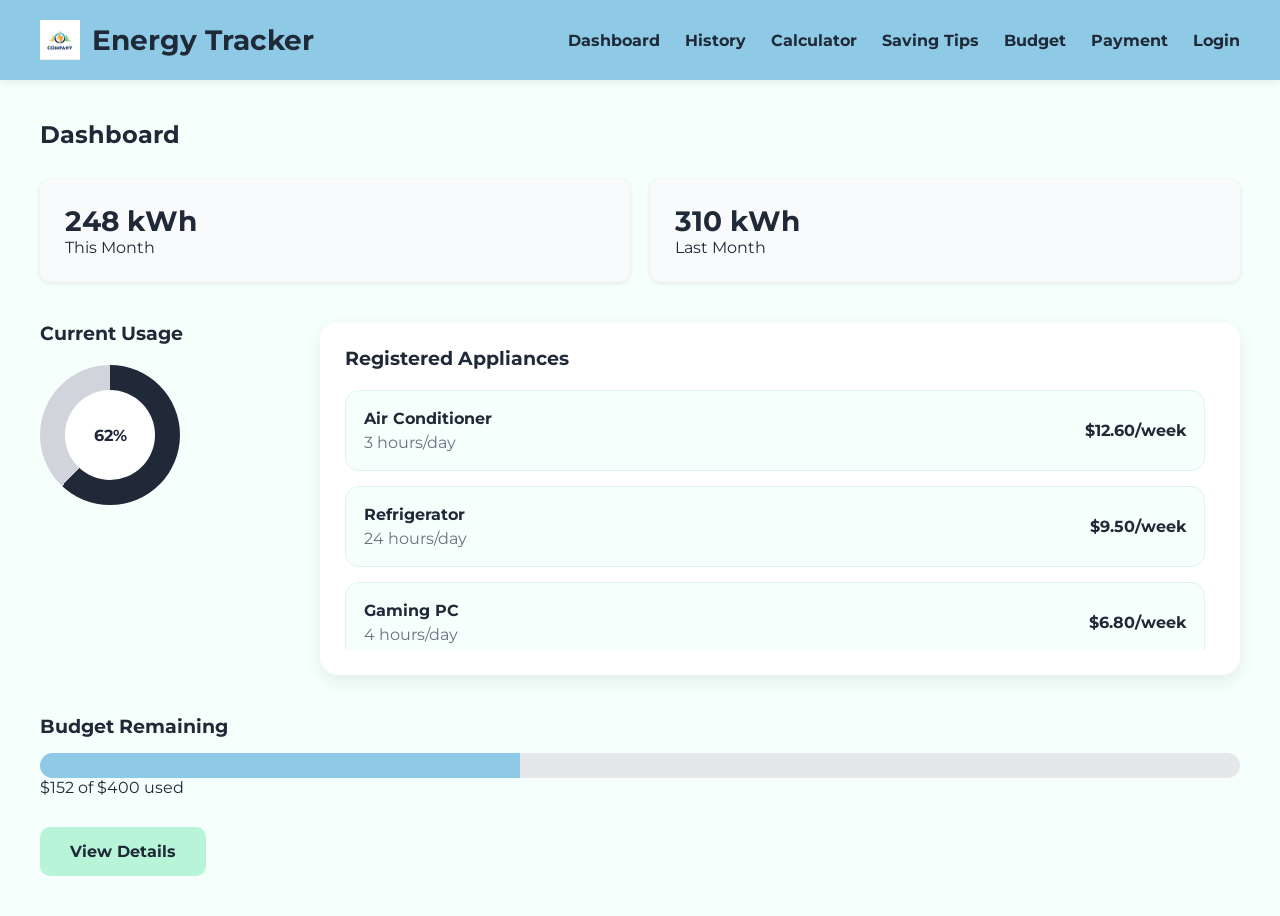
<file: index.html>
<!DOCTYPE html>
<html lang="en">

<head>
    <meta charset="UTF-8">
    <meta name="viewport" content="width=device-width, initial-scale=1.0">

    <title>Energy Usage Website</title>

    <link rel="stylesheet" href="css/style.css">
    
    <link rel="preconnect" href="https://fonts.googleapis.com">
    <link rel="preconnect" href="https://fonts.gstatic.com" crossorigin>
    <link href="https://fonts.googleapis.com/css2?family=Montserrat:wght@300;400;700&display=swap" rel="stylesheet">
</head>

<body>

    <!--Header part, there will be website name and Navigation bar
     to navigate user to another pages -->
    <header>

        <!--Set the name of company or website and set class
         to customise at CSS. We can reuse this header to another page
         so that copy and paste below at another page when you design-->
        <div class="logo">
            <img src="images/logo.png" alt="Energy Tracker Logo">
            <h1>Energy Tracker</h1>
        </div>

        <!-- Navigation Bar -->
        <nav>
            <ul>
                <!-- Set name and href file address to activate navigation
                  to another created pages -->
                  
                <li><a href="index.html">Dashboard</a></li>
                <li><a href="history.html">History</a></li>
                <li><a href="calculator.html">Calculator</a></li>
                <li><a href="tips.html">Saving Tips</a></li>
                <li><a href="budget.html">Budget</a></li>
                <li><a href="payment.html">Payment</a></li>
                 <li><a href="login.html">Login</a></li>
            </ul>
        </nav>

    </header>

    <!-- Main Content. Create design of Dashboard page in here -->
    <main>

        <!--Wrap this dashboard page by section -->
        <section class="Dashboard">

            <!--Title of this page-->
            <h2>Dashboard</h2>

            <!-- Use card container to show the usage card -->
            <div class="card-container">

                <!-- Design of usage card 1st for this month-->
                 <!-- Just copy and paste this copde below if you 
                  want to add some cards -->
                <div class="usage-card">
                    <h3>248 kWh</h3>
                    <p>This Month</p>
                </div>

                <!-- Design of usage card 1st for last month-->
                <div class="usage-card">
                    <h3>310 kWh</h3>
                    <p>Last Month</p>
                </div>

            </div>

            <!-- In here, create div to show the circle graph
              and electric items list -->
            <div class="dashboard-middle">

                <!-- At left side, I will show circle graph -->
                <div class="current-usage">
                    <h3>Current Usage</h3>

                    <!-- set class name circle to edit this by CSS conic gradient 
                      to show circle graph-->
                    <div class="circle">
                        <p>62%</p>
                    </div>
                </div>

                <!-- At right side, display electric items that user registered.
                  Create registered container to wrap all items up by in one board  -->
                <div class="registered-board">
                    <h3>Registered Appliances</h3>

                    <!-- create box to wrap electric item in one box by div-->
                    <div class="registered-list">

                        <!-- Create each single card and display the name on title 
                          and how maony hours user used to calculate. Then, if you 
                          wanna create more examples of electric items, just copy and paste them
                          into below.  -->
                        <div class="registered-item">
                            <div>
                                <h4>Air Conditioner</h4>
                                <p>3 hours/day</p>
                            </div>
                            <!-- Leave the calculated cost as stgrong word text-->
                            <strong>$12.60/week</strong>
                        </div>

                        <div class="registered-item">
                            <div>
                                <h4>Refrigerator</h4>
                                <p>24 hours/day</p>
                            </div>

                            <strong>$9.50/week</strong>
                        </div>

                        <div class="registered-item">
                            <div>
                                <h4>Gaming PC</h4>
                                <p>4 hours/day</p>
                            </div>
                            <strong>$6.80/week</strong>
                        </div>

                        <div class="registered-item">
                            <div>
                                <h4>Washing Machine</h4>
                                <p>1 hour/day</p>
                            </div>

                            <strong>$4.10/week</strong>
                        </div>

                        <div class="registered-item">
                            <div>
                            <h4>Laptop</h4>
                            <p>6 hours/day</p>
                        </div>

                        <strong>$3.20/week</strong>
                        </div>

                    </div>
                </div>

            </div>

    <!-- In this section, user's spent expences based on their currrent 
      electricity usage will be displayed -->
    <div class="budget-section">

        <!-- Set title-->
        <h3>Budget Remaining</h3>

        <!-- set class to design of bar to graphically show 
          how much user already spend from their budget -->
        <div class="progress-bar">
            <!-- create class which is progress to show how much user spent -->
            <div class="progress"></div>
        </div>

        <p>$152 of $400 used</p>

    </div>

    <!-- Set details button to direct to details pages -->
    <a href="details.html" class="details-btn">
    View Details
    </a>

        </section>

    </main>

</body>

</html>
</file>
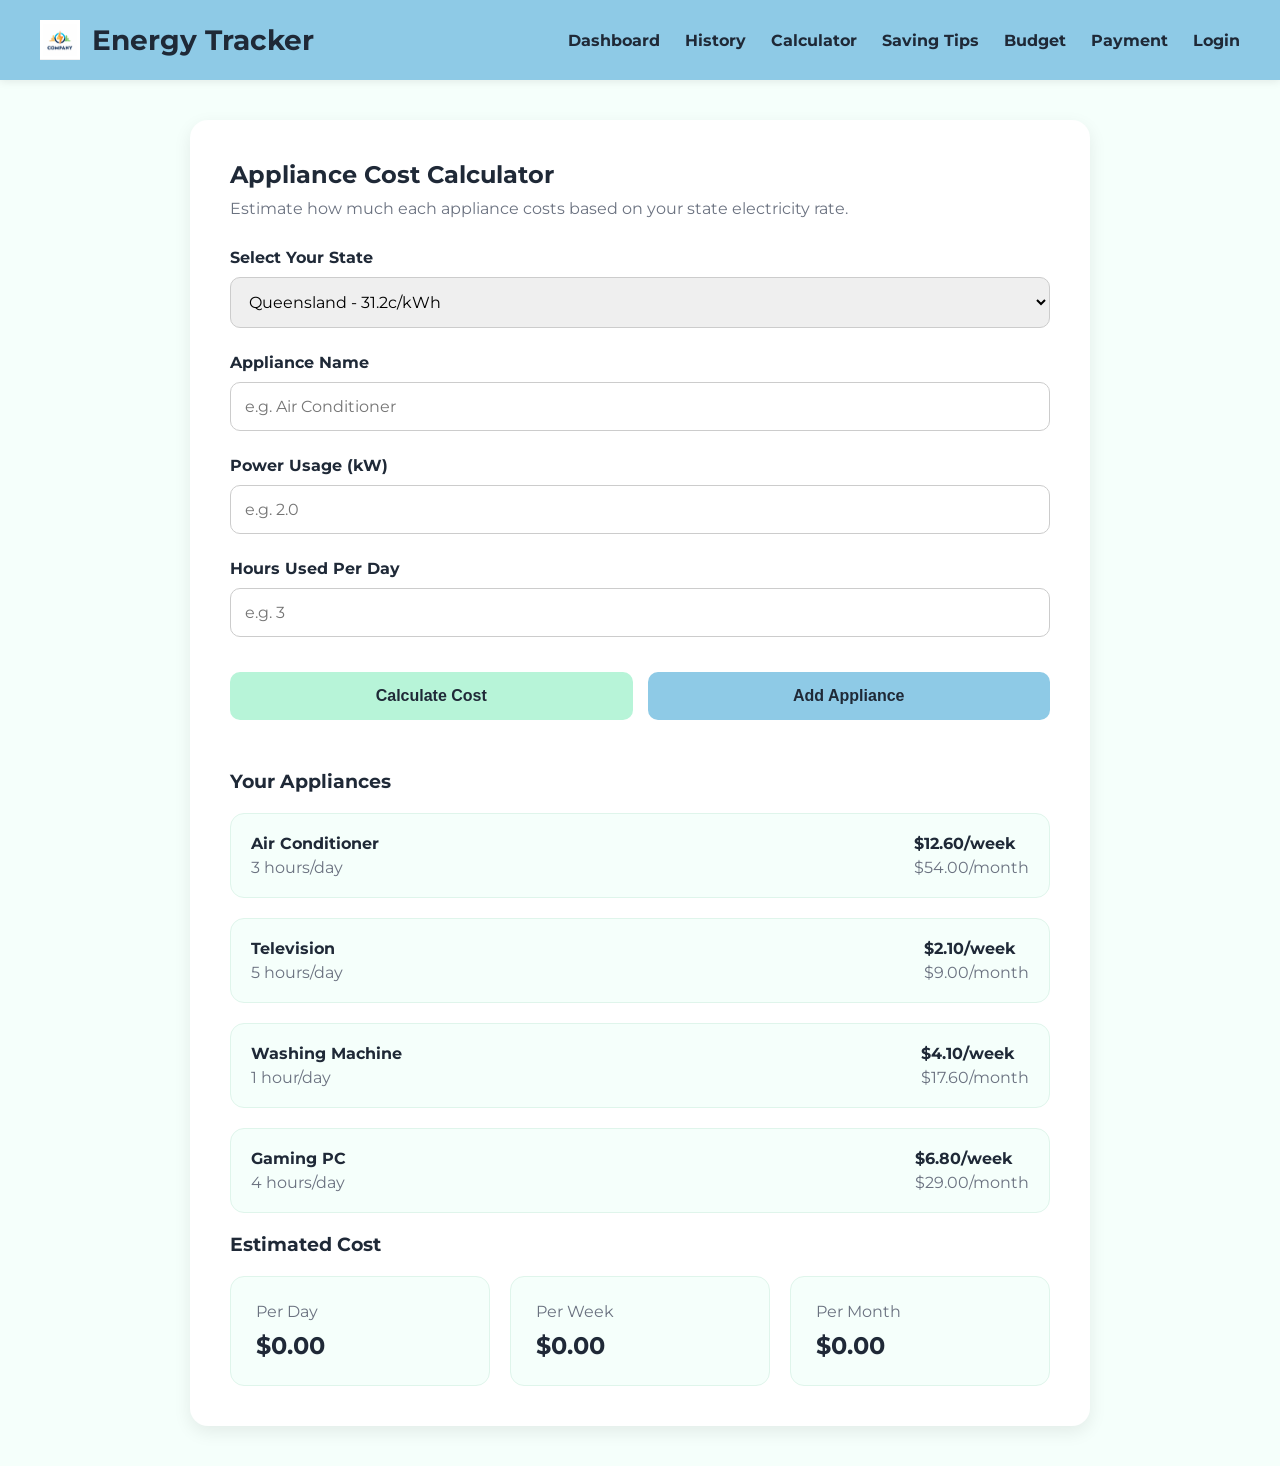
<file: calculator.html>
<!DOCTYPE html>
<html lang="en">

<head>
    <meta charset="UTF-8">
    <meta name="viewport" content="width=device-width, initial-scale=1.0">
    <title>Calculator - Energy Tracker</title>

    <link rel="stylesheet" href="css/style.css">

    <link rel="preconnect" href="https://fonts.googleapis.com">
    <link rel="preconnect" href="https://fonts.gstatic.com" crossorigin>
    <link href="https://fonts.googleapis.com/css2?family=Montserrat:wght@300;400;700&display=swap" rel="stylesheet">
</head>

<body>

    <header>
         <div class="logo">
            <img src="images/logo.png" alt="Energy Tracker Logo">
            <h1>Energy Tracker</h1>
        </div>

        <nav>
           <ul>
                <!-- Set name and href file address to activate navigation
                  to another created pages -->
                  
                <li><a href="index.html">Dashboard</a></li>
                <li><a href="history.html">History</a></li>
                <li><a href="calculator.html">Calculator</a></li>
                <li><a href="tips.html">Saving Tips</a></li>
                <li><a href="budget.html">Budget</a></li>
                <li><a href="payment.html">Payment</a></li>
                 <li><a href="login.html">Login</a></li>
            </ul>
        </nav>
    </header>

    <main>
           <!-- Set title and description as same as another page -->
        <section class="calculator-page">

            <h2>Appliance Cost Calculator</h2>
            <p class="page-description">
                Estimate how much each appliance costs based on your state electricity rate.
            </p>

            <!-- Create calculator form for input fileds for calculation-->
            <form class="calculator-form">


                <!--Create conbo box to ask users which state they live in 
                    because depends on where they are from, the cost of per electricity
                    will be different -->
                <label for="state">Select Your State</label>
                <select id="state">
                    <option>Queensland - 31.2c/kWh</option>
                    <option>New South Wales - 32.4c/kWh</option>
                    <option>Victoria - 29.8c/kWh</option>
                    <option>South Australia - 38.1c/kWh</option>
                    <option>Western Australia - 33.6c/kWh</option>
                    <option>Tasmania - 28.9c/kWh</option>
                    <option>ACT - 27.4c/kWh</option>
                </select>

                <!-- In here, at same time, we will add electricity into list
                     to calculate total amount -->
                <!--Create electric item name entry form -->
                <label for="appliance">Appliance Name</label>
                <input type="text" id="appliance" placeholder="e.g. Air Conditioner">

                <!--create label and input field about power usage-->
                <label for="power">Power Usage (kW)</label>
                <input type="number" id="power" placeholder="e.g. 2.0">

                <!--create label and input field about daily hours they used-->
                <label for="hours">Hours Used Per Day</label>
                <input type="number" id="hours" placeholder="e.g. 3">

                <div class="button-group">

                    <button type="button" class="save-btn">
                        Calculate Cost
                    </button>

                    <button type="button" class="add-btn">
                        Add Appliance
                    </button>

                </div>
            </form>

            <div class="calculation-result">

                <div class="appliance-list">

                    <h3>Your Appliances</h3>

                    <!-- In here write card to display each electric items,
                    hours they use and weekly or montly cost calculated by 
                    their daily used.
                    Copy and paste this card code to add more items -->
                    <div class="appliance-card">

                        <div>
                            <h4>Air Conditioner</h4>
                            <p>3 hours/day</p>
                        </div>

                        <div>
                            <h4>$12.60/week</h4>
                            <p>$54.00/month</p>
                        </div>

                    </div>

                    <div class="appliance-card">

                        <div>
                            <h4>Television</h4>
                            <p>5 hours/day</p>
                        </div>

                        <div>
                            <h4>$2.10/week</h4>
                            <p>$9.00/month</p>
                        </div>
        

                    </div>

                    <div class="appliance-card">

                        <div>
                            <h4>Washing Machine</h4>
                            <p>1 hour/day</p>
                        </div>

                    <div>
                        <h4>$4.10/week</h4>
                        <p>$17.60/month</p>
                    </div>

                </div>

            <div class="appliance-card">

                <div>
                    <h4>Gaming PC</h4>
                    <p>4 hours/day</p>
                </div>

                <div>
                    <h4>$6.80/week</h4>
                    <p>$29.00/month</p>
                </div>



            </div>

            <h3>Estimated Cost</h3>

            <!-- Showing the calculaion result by 3 cards
                 for per day, per week, and per month-->
            <div class="result-grid">
                <div>
                    <p>Per Day</p>
                    <h2>$0.00</h2>
                </div>

                <div>
                    <p>Per Week</p>
                    <h2>$0.00</h2>
                </div>

                <div>
                    <p>Per Month</p>
                    <h2>$0.00</h2>
                </div>
            </div>
        </div>

    </section>
</main>

   

</body>
</html>
</file>
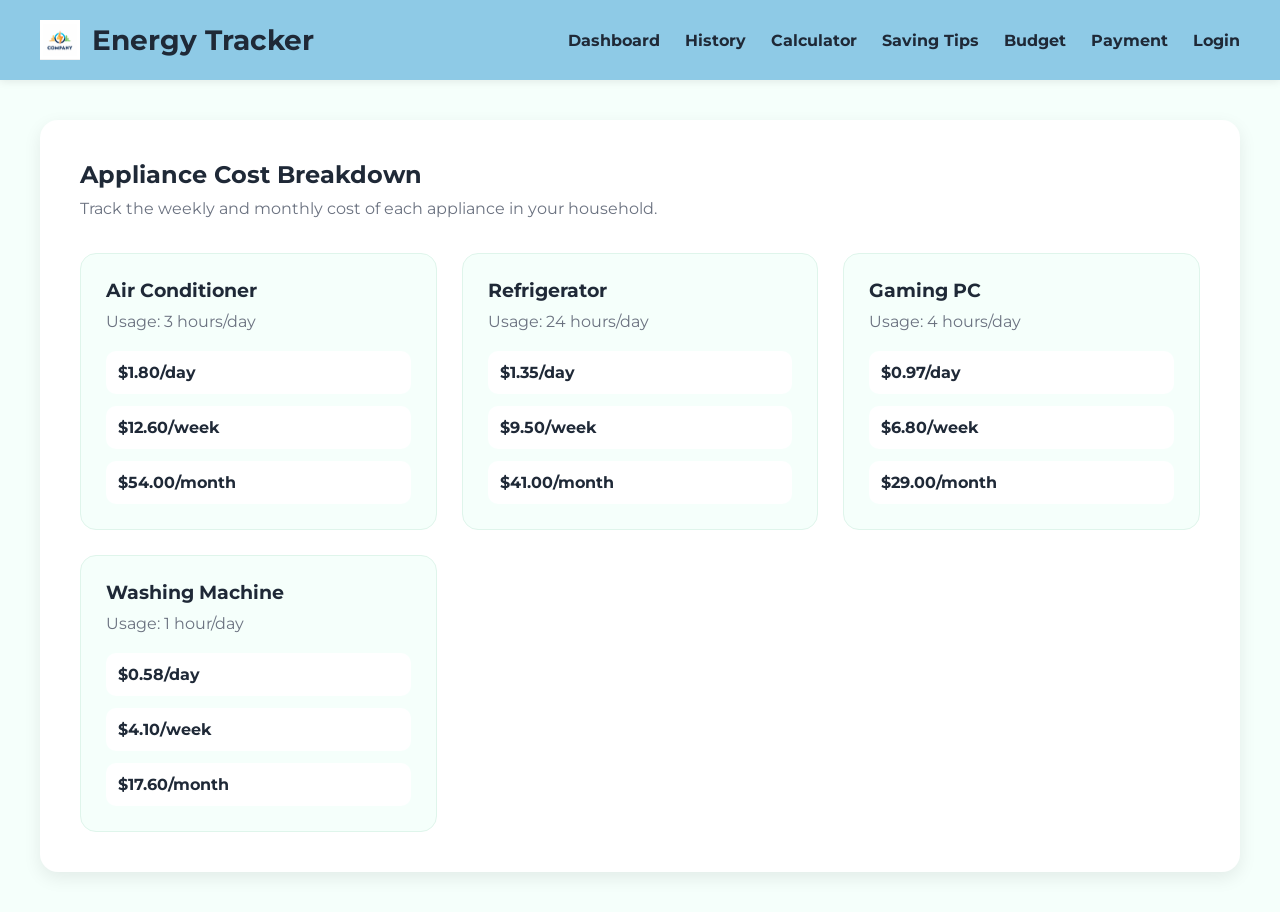
<file: details.html>
<!DOCTYPE html>
<html lang="en">

<head>
    <meta charset="UTF-8">
    <meta name="viewport" content="width=device-width, initial-scale=1.0">

    <title>Details - Energy Tracker</title>

    <!-- Import css -->
    <link rel="stylesheet" href="css/style.css">

    <link rel="preconnect" href="https://fonts.googleapis.com">
    <link rel="preconnect" href="https://fonts.gstatic.com" crossorigin>

    <link href="https://fonts.googleapis.com/css2?family=Montserrat:wght@300;400;700&display=swap" rel="stylesheet">
</head>

<body>

    <header>

         <div class="logo">
            <img src="images/logo.png" alt="Energy Tracker Logo">
            <h1>Energy Tracker</h1>
        </div>

         <!-- Navigation Bar -->
        <nav>
            <ul>
                <!-- Set name and href file address to activate navigation
                  to another created pages -->
                  
                <li><a href="index.html">Dashboard</a></li>
                <li><a href="history.html">History</a></li>
                <li><a href="calculator.html">Calculator</a></li>
                <li><a href="tips.html">Saving Tips</a></li>
                <li><a href="budget.html">Budget</a></li>
                <li><a href="payment.html">Payment</a></li>
                 <li><a href="login.html">Login</a></li>
            </ul>
        </nav>

    </header>

    <main>

        <section class="details-page">

            <!-- Set simply discription of this page-->
            <h2>Appliance Cost Breakdown</h2>

            <!-- Set specific description of this page -->
            <p class="page-description">
                Track the weekly and monthly cost of each appliance in your household.
            </p>

            <!-- Create grid to display the grid. Use grid in CSS-->
            <div class="details-grid">

                <!-- Create card to show eeach electricity. 
                 In this card, write title, hours that electricity used 
                 and cost information.
                 Just copy and paste this card to add another electricity -->
                <div class="details-card">

                    <h3>Air Conditioner</h3>

                    <p>Usage: 3 hours/day</p>

                    <!-- Display cost information in here. Then use span to show 
                      day, week, month cost-->
                    <div class="cost-info">
                        <span>$1.80/day</span>
                        <span>$12.60/week</span>
                        <span>$54.00/month</span>
                    </div>

                </div>

                <div class="details-card">

                    <h3>Refrigerator</h3>

                    <p>Usage: 24 hours/day</p>

                    <div class="cost-info">
                        <span>$1.35/day</span>
                        <span>$9.50/week</span>
                        <span>$41.00/month</span>
                    </div>

                </div>

                <div class="details-card">

                    <h3>Gaming PC</h3>

                    <p>Usage: 4 hours/day</p>

                    <div class="cost-info">
                        <span>$0.97/day</span>
                        <span>$6.80/week</span>
                        <span>$29.00/month</span>
                    </div>

                </div>

                <div class="details-card">

                    <h3>Washing Machine</h3>

                    <p>Usage: 1 hour/day</p>

                    <div class="cost-info">
                        <span>$0.58/day</span>
                        <span>$4.10/week</span>
                        <span>$17.60/month</span>
                    </div>

                </div>

            </div>

        </section>

    </main>

</body>

</html>
</file>
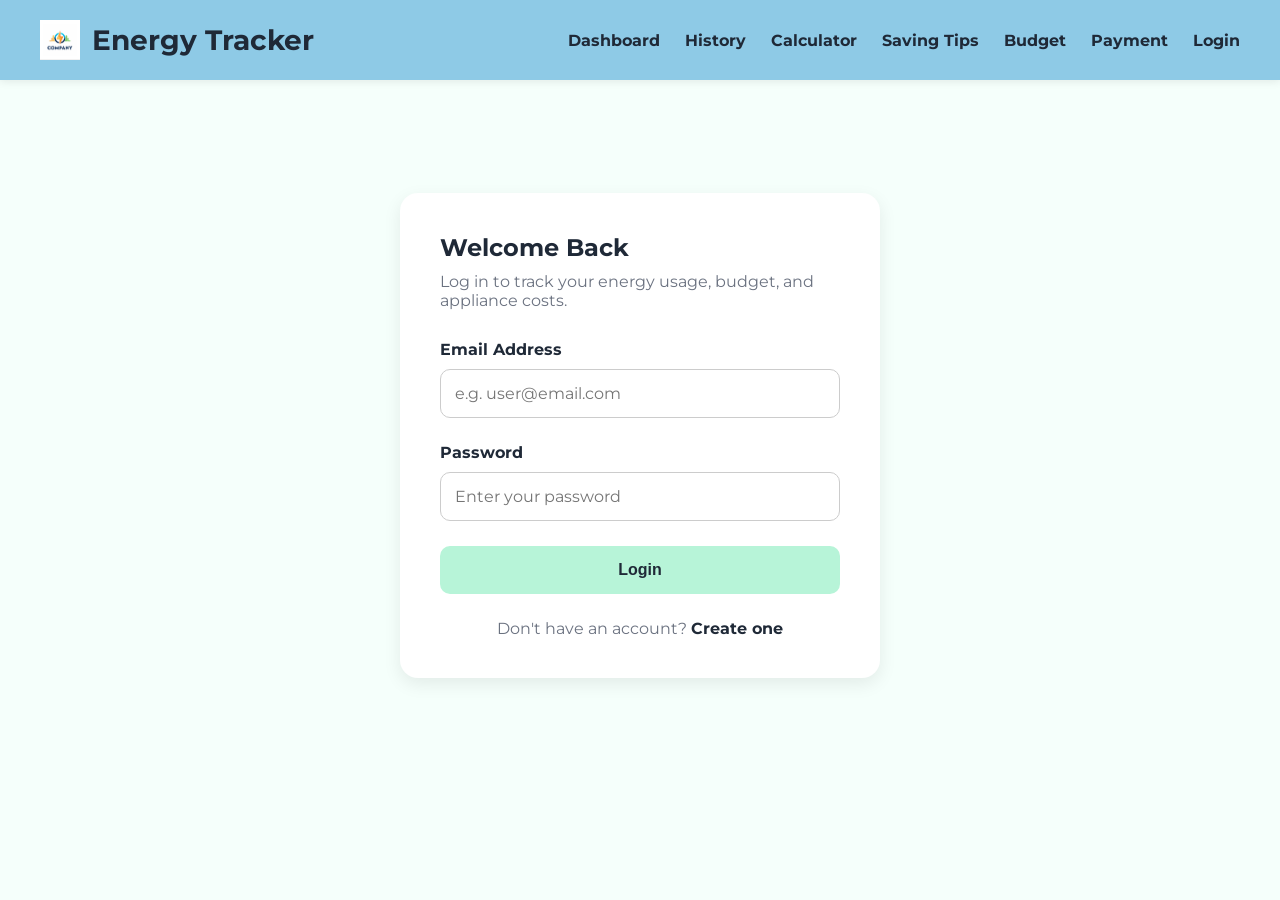
<file: login.html>
<!DOCTYPE html>
<html lang="en">
<head>
    <meta charset="UTF-8">
    <meta name="viewport" content="width=device-width, initial-scale=1.0">
    <title>Login - Energy Tracker</title>

    <link rel="stylesheet" href="css/style.css">

    <link rel="preconnect" href="https://fonts.googleapis.com">
    <link rel="preconnect" href="https://fonts.gstatic.com" crossorigin>
    <link href="https://fonts.googleapis.com/css2?family=Montserrat:wght@300;400;700&display=swap" rel="stylesheet">
</head>

<body>

    <!-- Navigation Bar -->
    <header>
        <div class="logo">
            <img src="images/logo.png" alt="Energy Tracker Logo">
            <h1>Energy Tracker</h1>
        </div>

        <nav>
            <ul>
               
                <li><a href="index.html">Dashboard</a></li>
                <li><a href="history.html">History</a></li>
                <li><a href="calculator.html">Calculator</a></li>
                <li><a href="tips.html">Saving Tips</a></li>
                <li><a href="budget.html">Budget</a></li>
                <li><a href="payment.html">Payment</a></li>
                 <li><a href="login.html">Login</a></li>
            </ul>
        </nav>
    </header>

    <!-- Main Login Content -->
    <main>
        <section class="login-page">

            <div class="login-card">

                <h2>Welcome Back</h2>

                <p class="page-description">
                    Log in to track your energy usage, budget, and appliance costs.
                </p>

                <!-- Login Form, here will be email, password label and textbox.
                      And create Submit button. -->
                <form class="login-form">

                    <label for="email">Email Address</label>
                    <input type="email" id="email" placeholder="e.g. user@email.com" required>

                    <label for="password">Password</label>
                    <input type="password" id="password" placeholder="Enter your password" required>

                    <button type="submit" class="login-btn">
                        Login
                    </button>

                </form>

                <!--Crreat signup direction link below of button. -->
                <p class="login-note">
                    Don't have an account? <a href="create.html">Create one</a>
                </p>

            </div>

        </section>
    </main>

 

</body>
</html>
</file>
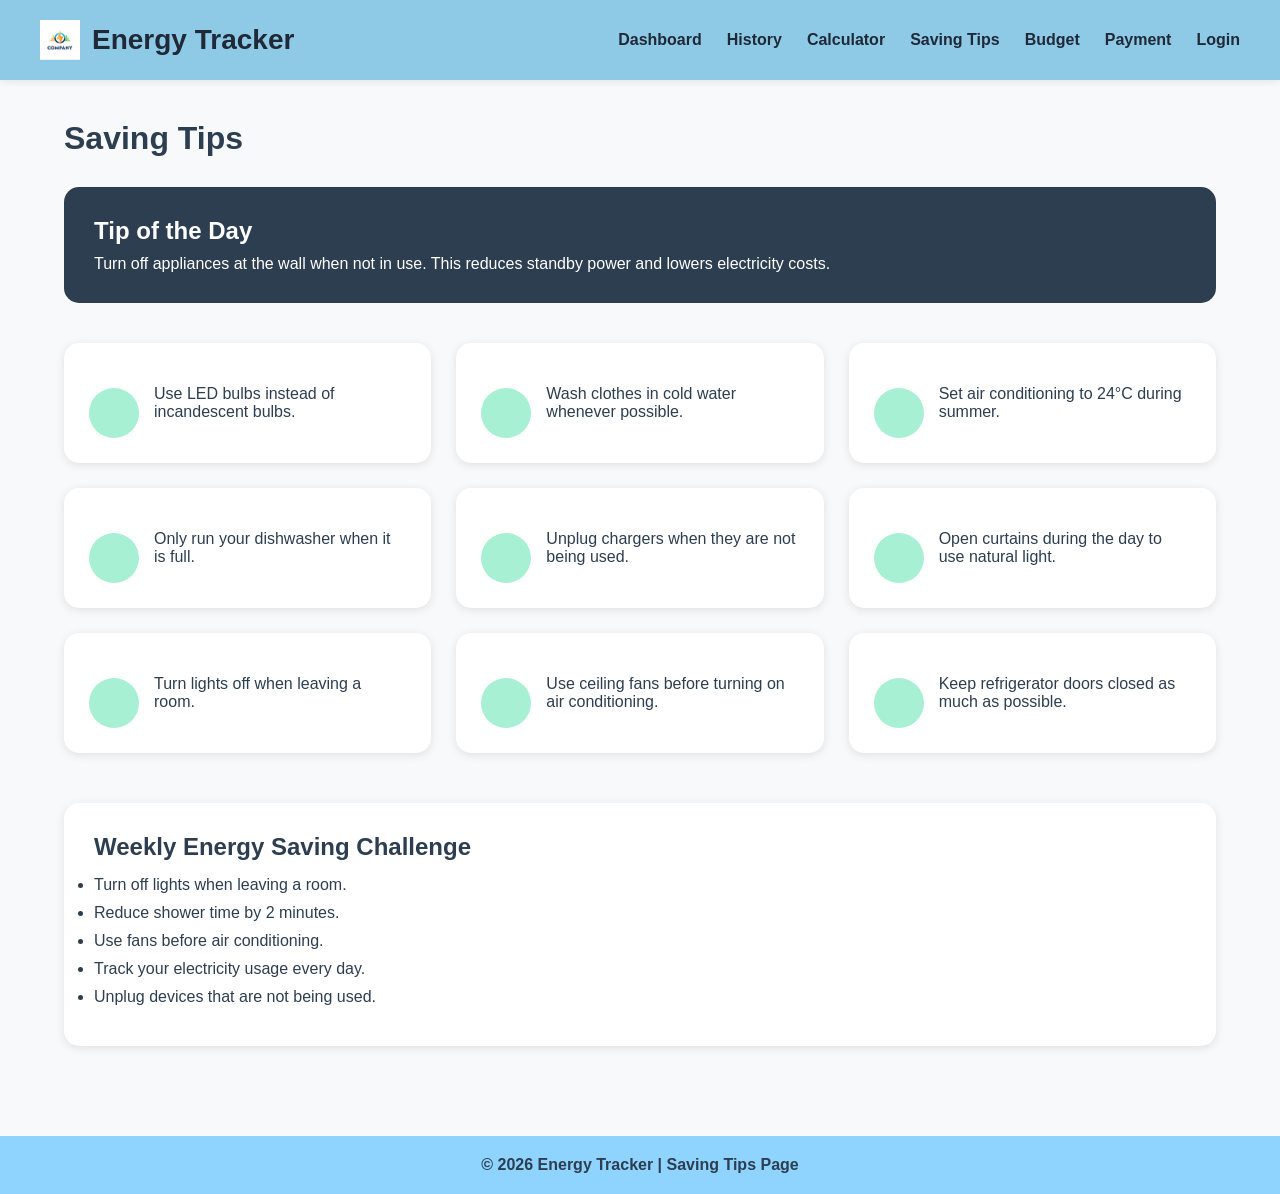
<file: tips.html>
<!DOCTYPE html>
<html lang="en">
<head>
<meta charset="UTF-8">
<link rel="stylesheet" href="css/style.css">
<meta name="viewport" content="width=device-width, initial-scale=1.0">
<title>Energy Tracker - Saving Tips</title>

<style>

*{
    margin:0;
    padding:0;
    box-sizing:border-box;
    font-family:Arial, sans-serif;
}

body{
    background:#f8f9fa;
    color:#2c3e50;
}

/* Header */



.logo{
    font-size:32px;
    font-weight:bold;
}



nav a:hover{
    color:white;
}

/* Main */

.container{
    width:90%;
    max-width:1300px;
    margin:auto;
    padding:40px 0;
}

.page-title{
    margin-bottom:30px;
}

/* Tip of Day */

.tip-day{
    background:#2c3e50;
    color:white;
    padding:30px;
    border-radius:15px;
    margin-bottom:40px;
}

.tip-day h2{
    margin-bottom:10px;
}

/* Cards */

.tips-grid{
    display:grid;
    grid-template-columns:repeat(3,1fr);
    gap:25px;
}

.tip-card{
    background:white;
    border-radius:15px;
    padding:25px;
    box-shadow:0 2px 10px rgba(0,0,0,0.1);
    display:flex;
    align-items:center;
    gap:15px;
    transition:0.3s;
}

.tip-card:hover{
    transform:translateY(-5px);
}

.circle{
    width:50px;
    height:50px;
    background:#a8f0d4;
    border-radius:50%;
    flex-shrink:0;
}

.tip-card p{
    font-size:16px;
    font-weight:500;
}

/* Challenge Section */

.challenge{
    margin-top:50px;
    background:white;
    border-radius:15px;
    padding:30px;
    box-shadow:0 2px 10px rgba(0,0,0,0.1);
}

.challenge h2{
    margin-bottom:15px;
}



.challenge li{
    margin-bottom:10px;
}

/* Footer */

footer{
    margin-top:50px;
    background:#8fd3ff;
    text-align:center;
    padding:20px;
    font-weight:bold;
}

/* Responsive */

@media(max-width:900px){

    .tips-grid{
        grid-template-columns:repeat(2,1fr);
    }

}

@media(max-width:700px){

    header{
        flex-direction:column;
        gap:15px;
    }

    nav{
        display:flex;
        flex-wrap:wrap;
        justify-content:space-between;
    align-items: center;
    }

    .tips-grid{
        grid-template-columns:1fr;
    }

}

</style>
</head>

<body>

<header>
<!--Set the name of company or website and set class
         to customise at CSS. We can reuse this header to another page
         so that copy and paste below at another page when you design-->
        <div class="logo">
            <img src="images/logo.png" alt="Energy Tracker Logo">
            <h1>Energy Tracker</h1>
        </div>

<nav>
        <ul>
                <!-- Set name and href file address to activate navigation
                  to another created pages -->
                  
                <li><a href="index.html">Dashboard</a></li>
                <li><a href="history.html">History</a></li>
                <li><a href="calculator.html">Calculator</a></li>
                <li><a href="tips.html">Saving Tips</a></li>
                <li><a href="budget.html">Budget</a></li>
                <li><a href="payment.html">Payment</a></li>
                 <li><a href="login.html">Login</a></li>
        </ul>
</nav>

</header>

<div class="container">

<h1 class="page-title">Saving Tips</h1>

<div class="tip-day">
<h2>Tip of the Day</h2>
<p>
Turn off appliances at the wall when not in use.
This reduces standby power and lowers electricity costs.
</p>
</div>

<div class="tips-grid">

<div class="tip-card">
<div class="circle"></div>
<p>Use LED bulbs instead of incandescent bulbs.</p>
</div>

<div class="tip-card">
<div class="circle"></div>
<p>Wash clothes in cold water whenever possible.</p>
</div>

<div class="tip-card">
<div class="circle"></div>
<p>Set air conditioning to 24°C during summer.</p>
</div>

<div class="tip-card">
<div class="circle"></div>
<p>Only run your dishwasher when it is full.</p>
</div>

<div class="tip-card">
<div class="circle"></div>
<p>Unplug chargers when they are not being used.</p>
</div>

<div class="tip-card">
<div class="circle"></div>
<p>Open curtains during the day to use natural light.</p>
</div>

<div class="tip-card">
<div class="circle"></div>
<p>Turn lights off when leaving a room.</p>
</div>

<div class="tip-card">
<div class="circle"></div>
<p>Use ceiling fans before turning on air conditioning.</p>
</div>

<div class="tip-card">
<div class="circle"></div>
<p>Keep refrigerator doors closed as much as possible.</p>
</div>

</div>

<div class="challenge">

<h2>Weekly Energy Saving Challenge</h2>

<ul>
<li>Turn off lights when leaving a room.</li>
<li>Reduce shower time by 2 minutes.</li>
<li>Use fans before air conditioning.</li>
<li>Track your electricity usage every day.</li>
<li>Unplug devices that are not being used.</li>
</ul>

</div>

</div>

<footer>
© 2026 Energy Tracker | Saving Tips Page
</footer>

</body>
</html>
</file>
<file: css/style.css>
/* =========================
   1. Common Styles
========================= */

/*Set colour in here which I commonly will use for button 
 and nav bar etc. The colour is reflected by last assignment*/
:root {
    --sky-blue: #8ecae6;
    --soft-mint: #b7f4d8;
    --dark-text: #1f2937;
    --light-bg: #f5fffb;
    --card-bg: #ffffff;
    --muted-text: #6b7280;
}

/* Set size of browser in here to prevent bug or du=ifference
 of layout on each pages  */
* {
    margin: 0;
    padding: 0;
    box-sizing: border-box;
}

/* Set background design. This will be refrected to all pages
    Set Montserrat font colour of background and basic word colour
    used root*/
body {
    font-family: 'Montserrat', Arial, sans-serif;
    background-color: var(--light-bg);
    color: var(--dark-text);
}

/* Main Content */
main {
    padding: 40px;
}

/* Shared Page Description */
.page-description {
    color: var(--muted-text);
    margin-top: 10px;
}


/* =========================
   2. Navigation Bar
========================= */

/* Navigation Bar */
/*Set navigation bar design in here, set background skyblue
 and set menu and logo in one row. */
header {
    background-color: var(--sky-blue);
    color: var(--dark-text);
    display: flex;
    justify-content: space-between;
    align-items: center;
    padding: 20px 40px;
    /*Put little bit of shadow to make look better  */
    box-shadow: 0 2px 8px rgba(0, 0, 0, 0.08);
}

/* Logo */
.logo h1 {
    font-size: 28px;
}

/* Navigation Links */
nav ul {
    display: flex;
    list-style: none;
    gap: 25px;
}

nav a {
    text-decoration: none;
    color: var(--dark-text);
    font-weight: 700;
}

nav a:hover {
    color: #ffffff;
}


/* =========================
   3. Shared Components
========================= */

/* Shared Progress Bar. Here is set outside and inside of bar 
   set ourside bar to gray, inside skyblue */
.progress-bar {
    width: 100%;
    height: 25px;
    background-color: #e5e7eb;
    border-radius: 20px;
    overflow: hidden;
    margin-top: 15px;
}

/* Here is inside of bar. it is skybuue  */
.progress {
    width: 40%;
    height: 100%;
    background-color: var(--sky-blue);
}

/* Shared Buttons. Set colour, size, paddin. Mint colour
   in here. I will reuse this button setting  */
.save-btn {
    background-color: var(--soft-mint);
    color: var(--dark-text);
    border: none;
    padding: 15px;
    border-radius: 10px;
    font-size: 16px;
    font-weight: 700;
    cursor: pointer;
    transition: 0.3s;
}

/*Create hovor of this button*/
.save-btn:hover {
    background-color: #9eeac5;
    transform: translateY(-2px);
}

/*Details button design in here, use soft mind and dark text
  set paddin and */
.details-btn {
    margin-top: 30px;
    background-color: var(--soft-mint);
    color: var(--dark-text);
    border: none;
    padding: 15px 30px;
    /*set the corner of button circle */
    border-radius: 10px;
    font-size: 16px;
    font-weight: 700;
    /*Use cursor when mouse close to button, change to finger */
    cursor: pointer;
    transition: 0.3s;
    /*erace under line of link */
    text-decoration: none;
    display: inline-block;
}

.details-btn:hover {
    background-color: #9eeac5;
    transform: translateY(-2px);
}


/* =========================
   4. Dashboard Page
========================= */

/* Dashboard Section */
/*set dashborad entire card background*/
.dashboard {
    background-color: var(--card-bg);
    padding: 40px;
    border-radius: 18px;
    box-shadow: 0 6px 18px rgba(0, 0, 0, 0.08);
}

/* Usage Cards */
/*Design of carad container. In here, set card next each other */
.card-container {
    /*Use display flex to set card next each other */
    display: flex;
    gap: 20px;
    margin-top: 30px;
}

/*Usage card */
.usage-card {
    /*Set flex 1 for make space equal*/
    flex: 1;
    background-color: #f9fafb;
    padding: 25px;
    border-radius: 10px;
    box-shadow: 0 1px 4px rgba(0,0,0,0.1);
}

.usage-card h3 {
    font-size: 28px;
}

/* Dashboard Middle Layout. Set circle graph and electric board next each other */
.dashboard-middle {
    display: flex;
    gap: 40px;
    align-items: flex-start;
    margin-top: 40px;
}

/* Current Usage Circle */
.current-usage {
    flex: 0 0 240px;
}

.circle {
    width: 140px;
    height: 140px;
    border-radius: 50%;
    /*In here, set percentage of circle graph*/
    background: conic-gradient(
        #1f2937 62%,
        #d1d5db 62%
    );
    display: flex;
    justify-content: center;
    align-items: center;
    margin-top: 20px;
}

/*Design of center circle part. Set background white and make it circle */
.circle p {
    background-color: white;
    width: 90px;
    height: 90px;
    border-radius: 50%;
    display: flex;
    justify-content: center;
    align-items: center;
    font-weight: bold;
}

/* Registered Appliance Board */
.registered-board {
    flex: 1;
    background-color: var(--card-bg);
    border-radius: 18px;
    padding: 25px;
    box-shadow: 0 6px 18px rgba(0, 0, 0, 0.08);
}

.registered-board h3 {
    margin-bottom: 20px;
}

/*In register list, make list scroll down*/
.registered-list {
    max-height: 260px;
    overflow-y: auto;
    padding-right: 10px;
}

/*Design of each one card*/
.registered-item {
    display: flex;
    justify-content: space-between;
    align-items: center;
    background-color: #f5fffb;
    border: 1px solid #dff5eb;
    border-radius: 14px;
    padding: 18px;
    margin-bottom: 15px;
}

.registered-item p {
    color: var(--muted-text);
    margin-top: 5px;
}

.registered-item strong {
    color: var(--dark-text);
}

/* Budget Section */
.budget-section {
    margin-top: 40px;
}


/* =================
   5. Budget Page
   =================*/

/* Budget Page Layout */
.budget-page {
    background-color: var(--card-bg);
    padding: 40px;
    border-radius: 18px;
    box-shadow: 0 6px 18px rgba(0, 0, 0, 0.08);
}

/* Weekly / Monthly Buttons */
.period-buttons {
    display: flex;
    gap: 15px;
    margin-top: 25px;
}

.period-buttons button {
    background-color: var(--soft-mint);
    color: var(--dark-text);
    border: none;
    border-radius: 10px;
    font-weight: 700;
    cursor: pointer;
    transition: 0.3s;
    padding: 15px 25px;
}

.period-buttons button:hover {
    background-color: #9eeac5;
    transform: translateY(-2px);
}

/* Budget Form */
.budget-form {
    display: flex;
    flex-direction: column;
    margin-top: 30px;
}

.budget-form label {
    margin-bottom: 10px;
    font-weight: bold;
}

.budget-form input {
    padding: 14px;
    margin-bottom: 25px;
    border-radius: 8px;
    border: 1px solid #ccc;
    font-size: 16px;
}

/* Budget Status */
.budget-status {
    margin-top: 40px;
}

.budget-status h2 {
    margin-top: 10px;
    margin-bottom: 20px;
}


/* Below is Joe*/
/* =========================
   5. History Page
========================= */

/* Layout Container matching Calculator/Details panel standards */
.history-page {
    background-color: var(--card-bg);
    padding: 40px;
    border-radius: 18px;
    box-shadow: 0 6px 18px rgba(0, 0, 0, 0.08);
    max-width: 800px;
    margin: auto;
}

.section-subtitle {
    font-size: 12px;
    font-weight: 700;
    color: var(--muted-text);
    letter-spacing: 1.5px;
    margin-bottom: 6px;
}

/* Timeline Control Navigation Toggles */
.history-toggles {
    display: flex;
    gap: 12px;
    margin-top: 20px;
    margin-bottom: 30px;
}

.toggle-btn {
    background-color: transparent;
    color: var(--dark-text);
    border: 2px solid #ccc;
    padding: 10px 24px;
    border-radius: 25px;
    font-size: 14px;
    font-weight: 700;
    font-family: 'Montserrat', Arial, sans-serif;
    cursor: pointer;
    transition: 0.2s ease;
}

.toggle-btn:hover {
    border-color: var(--sky-blue);
    color: var(--dark-text);
}

.toggle-btn.active {
    background-color: var(--dark-text);
    color: var(--card-bg);
    border-color: var(--dark-text);
}

/* Flexbox Graphical Engine Display */
.chart-wrapper {
    background-color: #f8fafc; /* Crisp clean background gray tint */
    border: 1px solid #e2e8f0;
    border-radius: 14px;
    padding: 40px 30px 20px 30px;
    margin-bottom: 40px;
}

.bar-chart {
    display: flex;
    justify-content: space-between;
    align-items: flex-end;
    height: 200px;
    width: 100%;
}

.bar-group {
    display: flex;
    flex-direction: column;
    align-items: center;
    height: 100%;
    justify-content: flex-end;
}

.bar {
    width: 100%;
    background-color: var(--soft-mint); /* Standard green usage consumption level */
    border-radius: 6px 6px 0 0;
    transition: height 0.4s cubic-bezier(0.4, 0, 0.2, 1); /* Makes content transitions silky smooth */
}

/* Peak Spikes (Saturday, Week 2, Q2, etc.) */
.bar.highlighted {
    background-color: var(--dark-text);
}

.day-label {
    margin-top: 14px;
    font-size: 13px;
    color: var(--muted-text);
    font-weight: 700;
}

/* Category Progress Layout Split rows */
.breakdown-section h3 {
    font-size: 12px;
    color: var(--muted-text);
    letter-spacing: 1.5px;
    margin-bottom: 25px;
}

.breakdown-item {
    display: flex;
    align-items: center;
    justify-content: space-between;
    margin-bottom: 22px;
}

.breakdown-info {
    display: flex;
    align-items: center;
    gap: 12px;
    width: 30%;
}

.dot {
    width: 14px;
    height: 14px;
    border-radius: 50%;
    flex-shrink: 0;
}

/* Legend Indicator Dot Mapping profiles */
.dot.heating-cooling { background-color: var(--dark-text); }
.dot.appliances { background-color: var(--sky-blue); }
.dot.lighting { background-color: var(--soft-mint); }

.breakdown-item .label {
    font-size: 14px;
    color: var(--dark-text);
    font-weight: 700;
}

/* Alignment Row for Progress + Percentage values */
.breakdown-progress-container {
    width: 65%;
    display: flex;
    align-items: center;
    gap: 15px;
}

.breakdown-progress-bar {
    flex: 1;
    height: 12px;
    background-color: #e2e8f0; /* Default empty bar tracks background gray */
    border-radius: 10px;
    position: relative;
    overflow: hidden;
}

/* Progress fillers reuse core variable colors */
#bar-heating { background-color: var(--dark-text); height: 100%; transition: width 0.4s ease; }
#bar-appliances { background-color: var(--sky-blue); height: 100%; transition: width 0.4s ease; }
#bar-lighting { background-color: var(--soft-mint); height: 100%; transition: width 0.4s ease; }

.breakdown-percentage {
    font-size: 14px;
    font-weight: 700;
    color: var(--dark-text);
    width: 40px;
    text-align: right;
}

/*Payment Page Styles*/
/* Page Card Container matching Budget page structure */
.payment-page {
    background-color: #ffffff; /* White */
    padding: 40px;
    border-radius: 12px;
    box-shadow: 0 2px 8px rgba(0,0,0,0.1);
    max-width: 700px;
    margin: auto;
}

/* Outstanding Balance Display Box */
.payment-summary {
    background-color: #f5fffb; /* Soft Mint / Light Background tint */
    border: 1px solid #b7f4d8; /* Soft Mint border */
    padding: 20px;
    border-radius: 8px;
    margin-top: 20px;
    margin-bottom: 25px;
    text-align: center;
}

.payment-summary p {
    font-size: 14px;
    color: #6b7280; /* Muted Text Gray */
    margin-bottom: 5px;
}

.payment-summary h3 {
    font-size: 28px;
    color: #1f2937; /* Dark Text */
}

/* Form Structural Layout */


/* =========================
   6. Calculator Page
========================= */

/* Calculator Page Layout */
.calculator-page {
    background-color: var(--card-bg);
    padding: 40px;
    border-radius: 18px;
    box-shadow: 0 6px 18px rgba(0, 0, 0, 0.08);
    max-width: 900px;
    margin: auto;
}

/* Calculator Form */
.calculator-form {
    display: flex;
    flex-direction: column;
    margin-top: 30px;
}

.calculator-form label {
    font-weight: 700;
    margin-bottom: 10px;
}

.calculator-form input,
.calculator-form select {
    padding: 14px;
    margin-bottom: 25px;
    border-radius: 10px;
    border: 1px solid #ccc;
    font-size: 16px;
    font-family: 'Montserrat', Arial, sans-serif;
}

/* Button Group */
.button-group {
    display: flex;
    gap: 15px;
    margin-top: 10px;
}

.button-group button {
    flex: 1;
}

/* Add Appliance Button */
.add-btn {
    background-color: var(--sky-blue);
    color: var(--dark-text);
    border: none;
    padding: 15px;
    border-radius: 10px;
    font-size: 16px;
    font-weight: 700;
    cursor: pointer;
    transition: 0.3s;
}

.add-btn:hover {
    background-color: #74bfe0;
    transform: translateY(-2px);
}

/* Calculation Result */
.calculation-result {
    margin-top: 40px;
}

.result-grid {
    display: flex;
    gap: 20px;
    margin-top: 20px;
}

.result-grid div {
    flex: 1;
    background-color: #f5fffb;
    padding: 25px;
    border-radius: 14px;
    border: 1px solid #dff5eb;
}

.result-grid p {
    color: var(--muted-text);
    margin-bottom: 10px;
}

/* Appliance List */
.appliance-list {
    margin-top: 50px;
}

.appliance-list h3 {
    margin-bottom: 20px;
}

/* Appliance Card */
.appliance-card {
    background-color: #f5fffb;
    border: 1px solid #dff5eb;
    border-radius: 14px;
    padding: 20px;
    display: flex;
    justify-content: space-between;
    align-items: center;
    margin-bottom: 20px;
    transition: 0.3s;
}

.appliance-card:hover {
    transform: translateY(-3px);
    box-shadow: 0 6px 16px rgba(0,0,0,0.08);
}

.appliance-card h4 {
    margin-bottom: 5px;
}

.appliance-card p {
    color: var(--muted-text);
}


/* =========================
   7. Details Page
========================= */

/* Details Page Layout */
.details-page {
    background-color: var(--card-bg);
    padding: 40px;
    border-radius: 18px;
    box-shadow: 0 6px 18px rgba(0,0,0,0.08);
}

/* Details Grid */
.details-grid {
    display: grid;
    grid-template-columns: repeat(auto-fit, minmax(280px, 1fr));
    gap: 25px;
    margin-top: 35px;
}

/* Detail Card */
.details-card {
    background-color: #f5fffb;
    border: 1px solid #dff5eb;
    border-radius: 16px;
    padding: 25px;
    transition: 0.3s;
}

.details-card:hover {
    transform: translateY(-4px);
    box-shadow: 0 8px 20px rgba(0,0,0,0.08);
}

.details-card h3 {
    margin-bottom: 10px;
}

.details-card p {
    color: var(--muted-text);
    margin-bottom: 20px;
}

/* Cost Information */
.cost-info {
    display: flex;
    flex-direction: column;
    gap: 12px;
}

.cost-info span {
    background-color: white;
    padding: 12px;
    border-radius: 10px;
    font-weight: 700;
}


/* =========================
   8. Payment Page
========================= */

/* Payment Page Layout Card */
.payment-page {
    background-color: var(--card-bg);
    padding: 40px;
    border-radius: 18px;
    box-shadow: 0 6px 18px rgba(0,0,0,0.08);
    max-width: 900px;
    margin: auto;
}

/* Payment Grid Layout Split */
.payment-layout {
    display: grid;
    grid-template-columns: 1fr 1.2fr;
    gap: 30px;
    margin-top: 35px;
}

/* Shared Inner Cards style */
.payment-card,
.payment-form {
    background-color: #f5fffb; /* Light Mint Background Tint */
    border: 1px solid #dff5eb; /* Light Mint Border */
    border-radius: 16px;
    padding: 30px;
    display: flex;
    flex-direction: column;
}

/* Bill Amount Header Display */
.bill-amount {
    font-size: 42px;
    font-weight: 700;
    margin: 25px 0 10px;
    color: var(--dark-text);
}

.payment-card p {
    color: var(--muted-text);
    margin-bottom: 25px;
}

/* Invoice Summary Rows */
.payment-info-row {
    display: flex;
    justify-content: space-between;
    padding: 14px 0;
    border-top: 1px solid #dff5eb;
}

/* Alert text for Unpaid bills */
.status-unpaid {
    color: #d97706; /* Warning Amber */
}

/* Form Headings */
.payment-form h3 {
    margin-bottom: 10px;
}

/* Input Form Adjustments */
.payment-form label {
    font-weight: 700;
    margin-top: 15px;
    margin-bottom: 8px;
    font-size: 14px;
}

.payment-form input {
    width: 100%;
    padding: 14px;
    margin-bottom: 5px;
    border-radius: 10px;
    border: 1px solid #ccc;
    font-size: 16px;
    font-family: 'Montserrat', Arial, sans-serif;
    outline: none;
    background-color: #ffffff; /* White */
}

.payment-form input:focus {
    border-color: var(--sky-blue);
}

/* Expiry and CVV Side-by-Side Layout Grid */
.payment-small-inputs {
    display: grid;
    grid-template-columns: 1fr 1fr;
    gap: 20px;
    margin-top: 5px;
}

/* Soft Mint Submission Button */
.pay-btn {
    background-color: var(--soft-mint);
    color: var(--dark-text);
    border: none;
    padding: 15px;
    border-radius: 10px;
    font-size: 16px;
    font-weight: 700;
    cursor: pointer;
    margin-top: 25px;
    width: 100%;
    transition: 0.3s;
}

.pay-btn:hover {
    background-color: #9eeac5; /* Brightened Mint Accent Hover */
    transform: translateY(-2px);
}


/* =========================
   9. Saving Tips Page
========================= */

/* Main Page Layout Wrapper */
.tips-page {
    background-color: var(--card-bg);
    padding: 40px;
    border-radius: 18px;
    box-shadow: 0 6px 18px rgba(0,0,0,0.08);
    max-width: 1100px;
    margin: auto;
}

.tips-page h2 {
    font-size: 28px;
    margin-bottom: 10px;
}

/* Response Grid - matches details page pattern */
.tips-grid {
    display: grid;
    grid-template-columns: repeat(auto-fit, minmax(300px, 1fr));
    gap: 25px;
    margin-top: 35px;
}

/* Individual Cards */
.tips-card {
    background-color: #f5fffb; /* Light Mint Background Tint */
    border: 1px solid #dff5eb; /* Soft Green border */
    border-radius: 16px;
    padding: 25px;
    display: flex;
    flex-direction: column;
    gap: 12px;
    transition: 0.3s ease;
}

/* Smooth lift and drop shadow when cursor hovers */
.tips-card:hover {
    transform: translateY(-5px);
    box-shadow: 0 8px 20px rgba(0,0,0,0.06);
    border-color: var(--sky-blue);
}

/* Badge Headers inside Cards */
.tips-header {
    display: flex;
    justify-content: flex-start;
}

.tips-badge {
    background-color: var(--sky-blue);
    color: var(--dark-text);
    padding: 6px 14px;
    border-radius: 20px;
    font-size: 12px;
    font-weight: 700;
    letter-spacing: 0.5px;
}

/* Alternating badge color profiles to break up layout visual monotony */
.tips-card.appliances .tips-badge,
.tips-card.standby .tips-badge {
    background-color: var(--soft-mint);
}

.tips-card h3 {
    font-size: 18px;
    color: var(--dark-text);
    font-weight: 700;
}

.tips-card p {
    color: var(--muted-text);
    font-size: 14px;
    line-height: 1.6;
}

.logo {
    display: flex;
    align-items: center;
    gap: 12px;
}

.logo img {
    width: 40px;
    height: 40px;
}

/* =========================
   9. Login Page
========================= */

.login-page {
    display: flex;
    justify-content: center;
    align-items: center;

    min-height: 70vh;
}

.login-card {
    background-color: var(--card-bg);

    width: 100%;
    max-width: 480px;

    padding: 40px;

    border-radius: 18px;

    box-shadow: 0 6px 18px rgba(0,0,0,0.08);
}

.login-card h2 {
    margin-bottom: 10px;
}

.login-form {
    display: flex;
    flex-direction: column;

    margin-top: 30px;
}

.login-form label {
    font-weight: 700;
    margin-bottom: 10px;
}

.login-form input {
    padding: 14px;

    margin-bottom: 25px;

    border-radius: 10px;

    border: 1px solid #ccc;

    font-size: 16px;

    font-family: 'Montserrat', Arial, sans-serif;
}

.login-btn {
    background-color: var(--soft-mint);
    color: var(--dark-text);

    border: none;

    padding: 15px;

    border-radius: 10px;

    font-size: 16px;
    font-weight: 700;

    cursor: pointer;

    transition: 0.3s;
}

.login-btn:hover {
    background-color: #9eeac5;
    transform: translateY(-2px);
}

.login-note {
    margin-top: 25px;
    text-align: center;
    color: var(--muted-text);
}

.login-note a {
    color: var(--dark-text);
    font-weight: 700;
    text-decoration: none;
}
</file>
